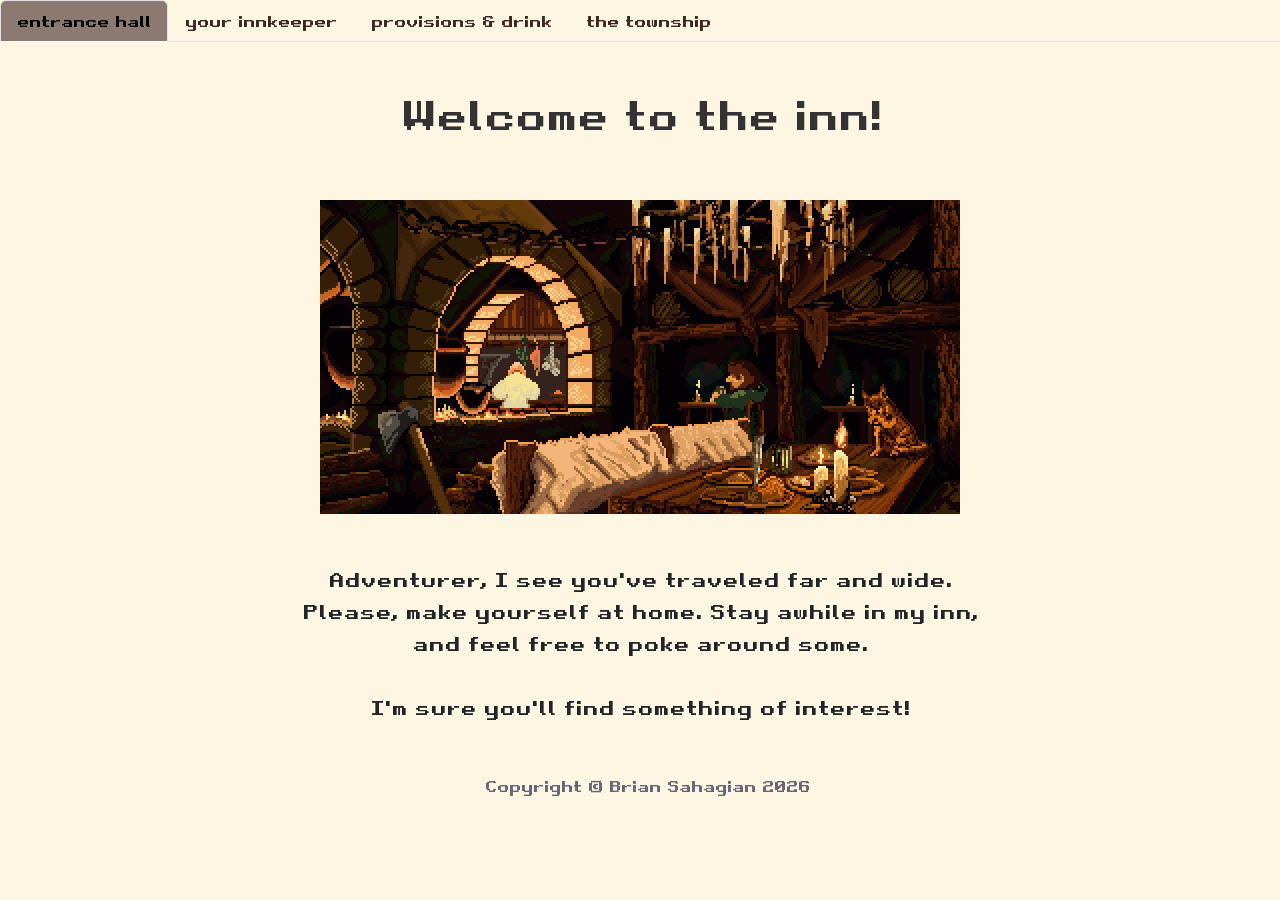
<file: index.html>
<!DOCTYPE html>

<html lang="en">
    <head>
        <link href="https://cdn.jsdelivr.net/npm/bootstrap@5.3.8/dist/css/bootstrap.min.css" rel="stylesheet" integrity="sha384-sRIl4kxILFvY47J16cr9ZwB07vP4J8+LH7qKQnuqkuIAvNWLzeN8tE5YBujZqJLB" crossorigin="anonymous">
        <script src="https://cdn.jsdelivr.net/npm/bootstrap@5.3.8/dist/js/bootstrap.bundle.min.js" integrity="sha384-FKyoEForCGlyvwx9Hj09JcYn3nv7wiPVlz7YYwJrWVcXK/BmnVDxM+D2scQbITxI" crossorigin="anonymous"></script>
        <link href="styles.css" rel="stylesheet">
        <meta name="viewport" content="width=device-width, initial-scale=1.0">
        <title>the inn</title>

    </head>

    <body>

      <nav>
        <ul class="nav nav-tabs">
          <li class="nav-item">
            <a class="nav-link active" aria-current="page" href="index.html">entrance hall</a>
          </li>
          <li class="nav-item">
            <a class="nav-link" href="innkeeper.html">your innkeeper</a>
          </li>
          <li class="nav-item">
            <a class="nav-link" href="provisions.html">provisions & drink</a>
          </li>
          <li class="nav-item">
            <a class="nav-link" href="township.html">the township</a>
          </li>
        </ul>
      </nav>

      <main>
        <h1>Welcome to the inn!</h1>

        <div>
          <img id="entrancehall" src="assets/entrancehall.gif" alt="Cozy medieval tavern">
        </div>

        <p>Adventurer, I see you've traveled far and wide. Please, make yourself at home.
          Stay awhile in my inn, and feel free to poke around some.
          <br> <br> I'm sure you'll find something of interest!
        </p>

      </main>

      <footer>Copyright &#169 Brian Sahagian 2026</footer>

    </body>
</html>
</file>
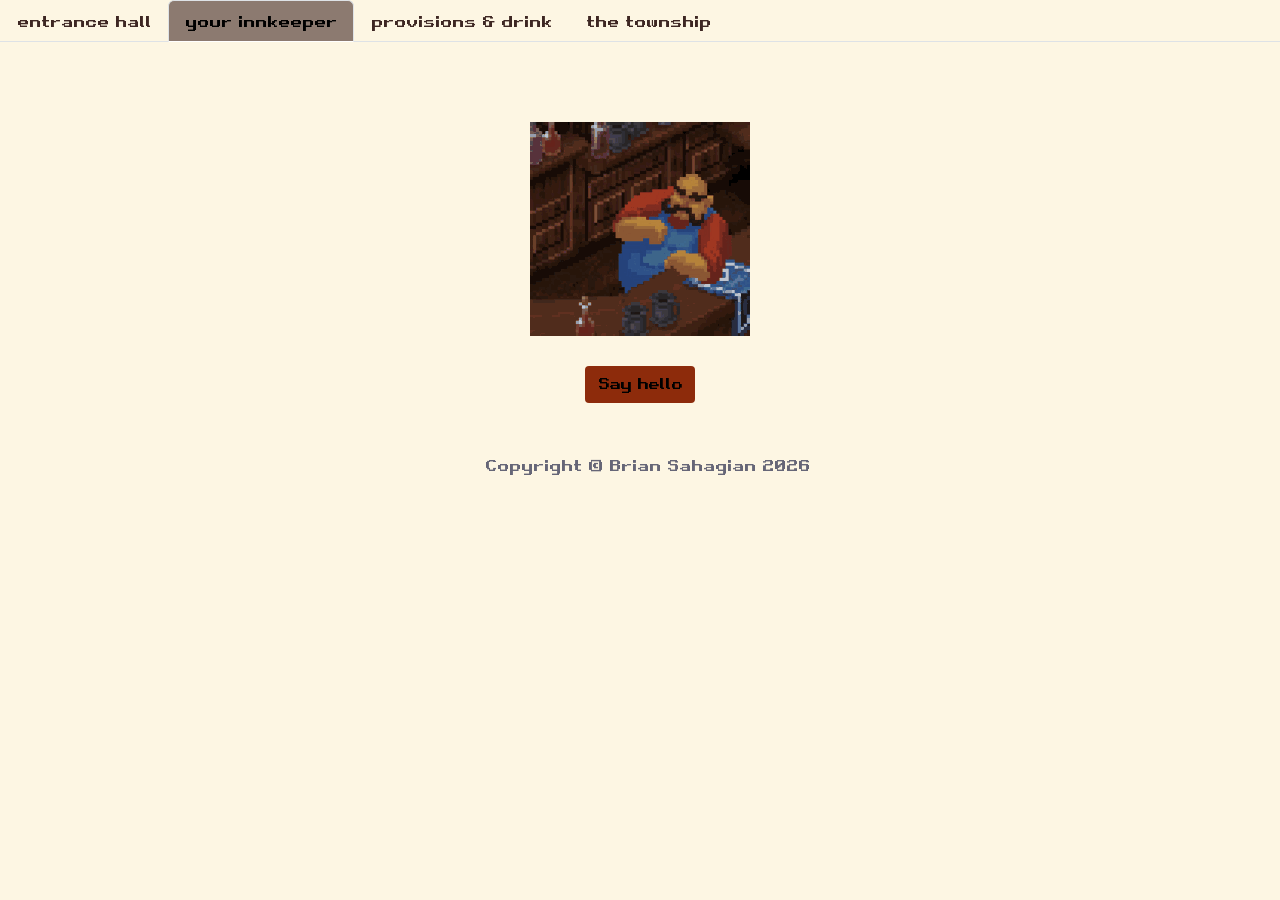
<file: innkeeper.html>
<!DOCTYPE html>

<html lang="en">
    <head>
        <link href="https://cdn.jsdelivr.net/npm/bootstrap@5.3.8/dist/css/bootstrap.min.css" rel="stylesheet" integrity="sha384-sRIl4kxILFvY47J16cr9ZwB07vP4J8+LH7qKQnuqkuIAvNWLzeN8tE5YBujZqJLB" crossorigin="anonymous">
        <script src="https://cdn.jsdelivr.net/npm/bootstrap@5.3.8/dist/js/bootstrap.bundle.min.js" integrity="sha384-FKyoEForCGlyvwx9Hj09JcYn3nv7wiPVlz7YYwJrWVcXK/BmnVDxM+D2scQbITxI" crossorigin="anonymous"></script>
        <link href="styles.css" rel="stylesheet">
        <meta name="viewport" content="width=device-width, initial-scale=1">
        <title>the inn</title>
        <script>
            document.addEventListener('DOMContentLoaded', function() {
              document.querySelector('#hello').addEventListener('click', function() {
                  document.querySelector('#helloresponse').innerHTML = "Well good day to you. If you don't already know, my name's Brian.\
                    I run this place. And before me, my pop did. And before him, my pop's pop did. And before him.. well, you get the point.\
                    I guess somebody's ought to do it!\n\n Welcome in. I didn't actually catch your name?";

                  document.querySelector('#name-container').style.display = 'block';
              }
            );

              document.querySelector('#submitName').addEventListener('click', function() {
                let name = document.querySelector('#travelerName').value;
                document.querySelector('#nameresponse').innerHTML = ("Nice to meet you " + name + ". I hope you're comfortable. Stay as long as you'd like, and if you need anything just say the word!");
              }
            );
            }
          );
        </script>

    </head>
    <body>
        <ul class="nav nav-tabs">
            <li class="nav-item">
                <a class="nav-link" href="index.html">entrance hall</a>
            </li>
            <li class="nav-item">
                <a class="nav-link active" aria-current="page" href="innkeeper.html">your innkeeper</a>
            </li>
            <li class="nav-item">
                <a class="nav-link" href="provisions.html">provisions & drink</a>
            </li>
            <li class="nav-item">
                <a class="nav-link" href="township.html">the township</a>
            </li>
        </ul>

        <main>

          <div>
            <img id="innkeeper" src="assets/innkeeper.gif" alt="The innkeeper at work">
          </div>

          <div class="section">
          <!-- Button saying hello-->
            <button id="hello">Say hello</button>

            <!-- Dynamic popup response, prompt for name-->
            <p id="helloresponse"></p>

          </div>

          <div id="name-container" style="display:none; margin-top: 20px;">
            <!-- Input for entering name-->
            <label for="travelerName">Name:</label>
            <input type="text" id="travelerName" placeholder="Enter your name">
            <button id="submitName">Introduce Myself</button>
            <!-- Dynamic popup response, write about myself more-->
            <p id="nameresponse"></p>
          </div>

        </main>

    </body>
    <footer>Copyright &#169 Brian Sahagian 2026</footer>
</html>
</file>
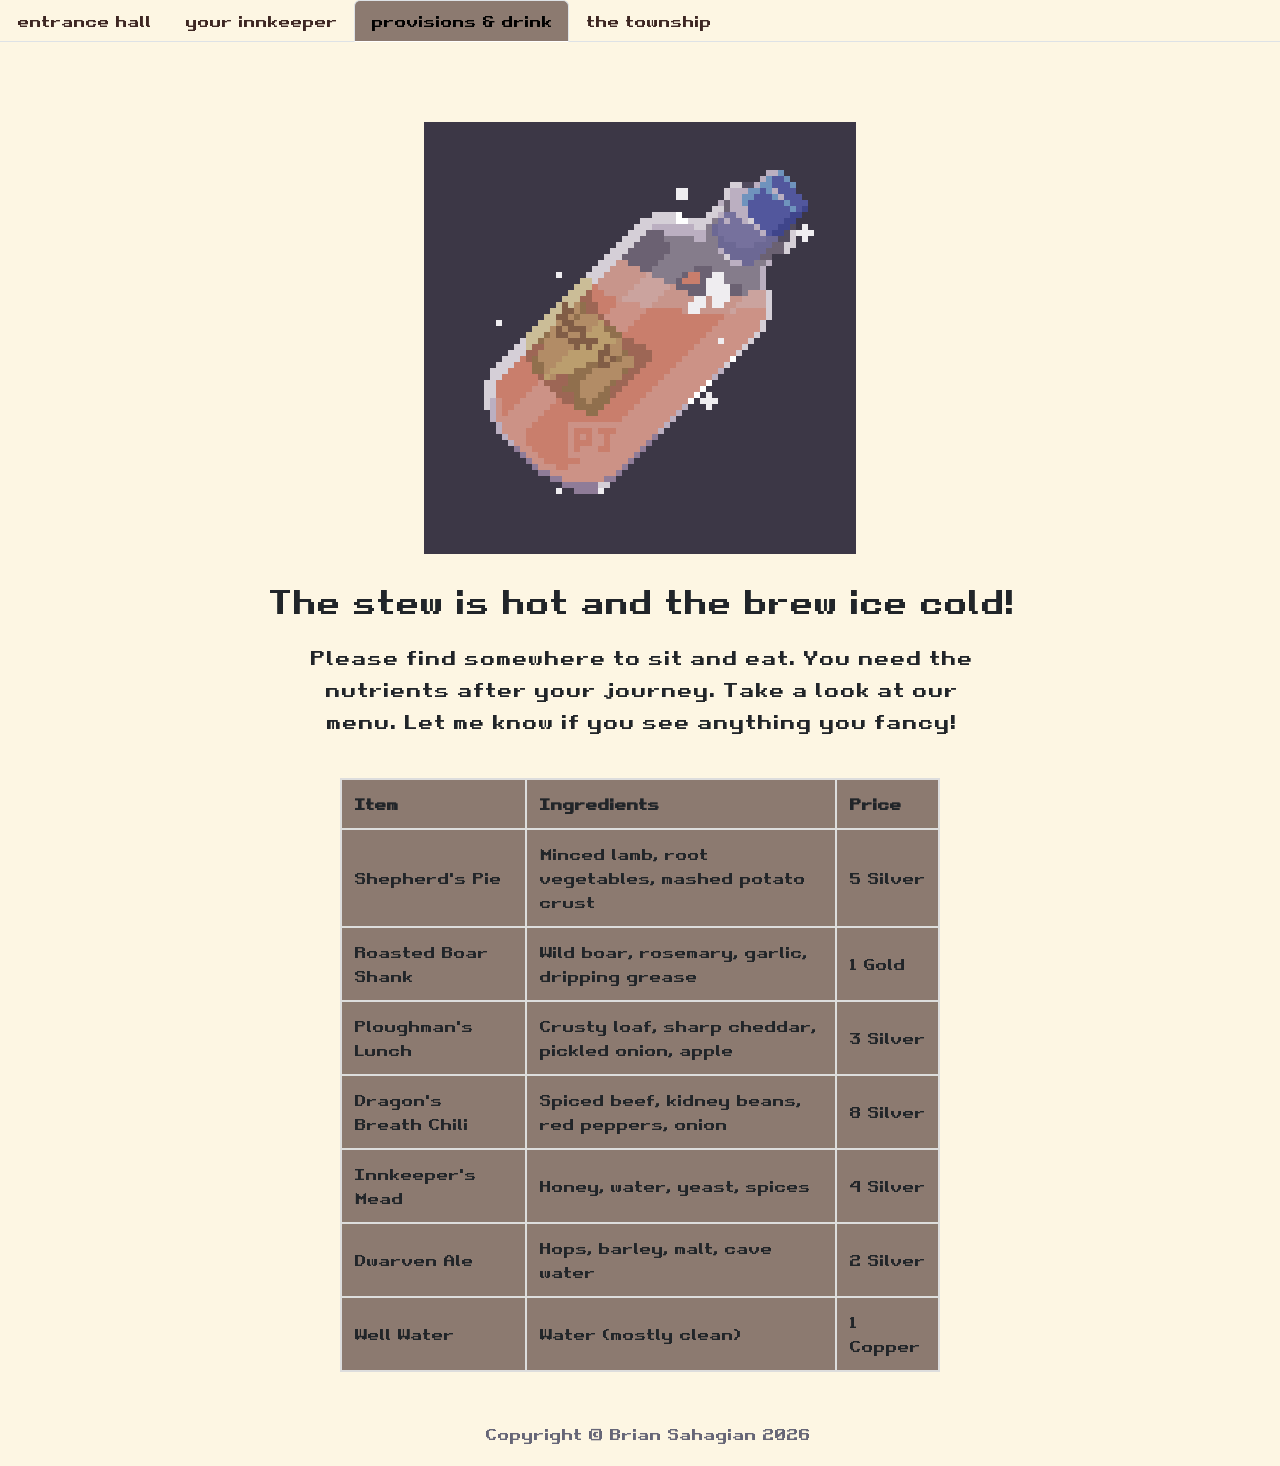
<file: provisions.html>
<!DOCTYPE html>

<html lang="en">
    <head>
        <link href="https://cdn.jsdelivr.net/npm/bootstrap@5.3.8/dist/css/bootstrap.min.css" rel="stylesheet" integrity="sha384-sRIl4kxILFvY47J16cr9ZwB07vP4J8+LH7qKQnuqkuIAvNWLzeN8tE5YBujZqJLB" crossorigin="anonymous">
        <script src="https://cdn.jsdelivr.net/npm/bootstrap@5.3.8/dist/js/bootstrap.bundle.min.js" integrity="sha384-FKyoEForCGlyvwx9Hj09JcYn3nv7wiPVlz7YYwJrWVcXK/BmnVDxM+D2scQbITxI" crossorigin="anonymous"></script>
        <link href="styles.css" rel="stylesheet">
        <meta name="viewport" content="width=device-width, initial-scale=1">
        <title>the inn</title>
    </head>
    <body>
        <ul class="nav nav-tabs">
          <li class="nav-item">
            <a class="nav-link" href="index.html">entrance hall</a>
          </li>
          <li class="nav-item">
            <a class="nav-link" href="innkeeper.html">your innkeeper</a>
          </li>
          <li class="nav-item">
            <a class="nav-link active" aria-current="page" href="provisions.html">provisions & drink</a>
          </li>
          <li class="nav-item">
            <a class="nav-link" href="township.html">the township</a>
          </li>
        </ul>

        <main>

          <div>
            <img id="bottle" src="assets/bottle.gif" alt="A glowing bottle of mead">
          </div>

         <div>
            <h2>The stew is hot and the brew ice cold!</h2>
         </div>

         <p>Please find somewhere to sit and eat. You need the nutrients after your journey.
            Take a look at our menu. Let me know if you see anything you fancy!
         </p>

         <div class="section">
            <table>
                <tr>
                  <th>Item</th>
                  <th>Ingredients</th>
                  <th>Price</th>
                </tr>
                  <tr>
                    <td>Shepherd's Pie</td>
                    <td>Minced lamb, root vegetables, mashed potato crust</td>
                    <td>5 Silver</td>
                  </tr>
                  <tr>
                    <td>Roasted Boar Shank</td>
                    <td>Wild boar, rosemary, garlic, dripping grease</td>
                    <td>1 Gold</td>
                  </tr>
                  <tr>
                    <td>Ploughman's Lunch</td>
                    <td>Crusty loaf, sharp cheddar, pickled onion, apple</td>
                    <td>3 Silver</td>
                  </tr>
                  <tr>
                    <td>Dragon's Breath Chili</td>
                    <td>Spiced beef, kidney beans, red peppers, onion</td>
                    <td>8 Silver</td>
                  </tr>

                  <tr>
                    <td>Innkeeper's Mead</td>
                    <td>Honey, water, yeast, spices</td>
                    <td>4 Silver</td>
                  </tr>
                  <tr>
                    <td>Dwarven Ale</td>
                    <td>Hops, barley, malt, cave water</td>
                    <td>2 Silver</td>
                  </tr>
                  <tr>
                    <td>Well Water</td>
                    <td>Water (mostly clean)</td>
                    <td>1 Copper</td>
                  </tr>
              </table>
          </div>


        </main>

    </body>
    <footer>Copyright &#169 Brian Sahagian 2026</footer>
</html>
</file>
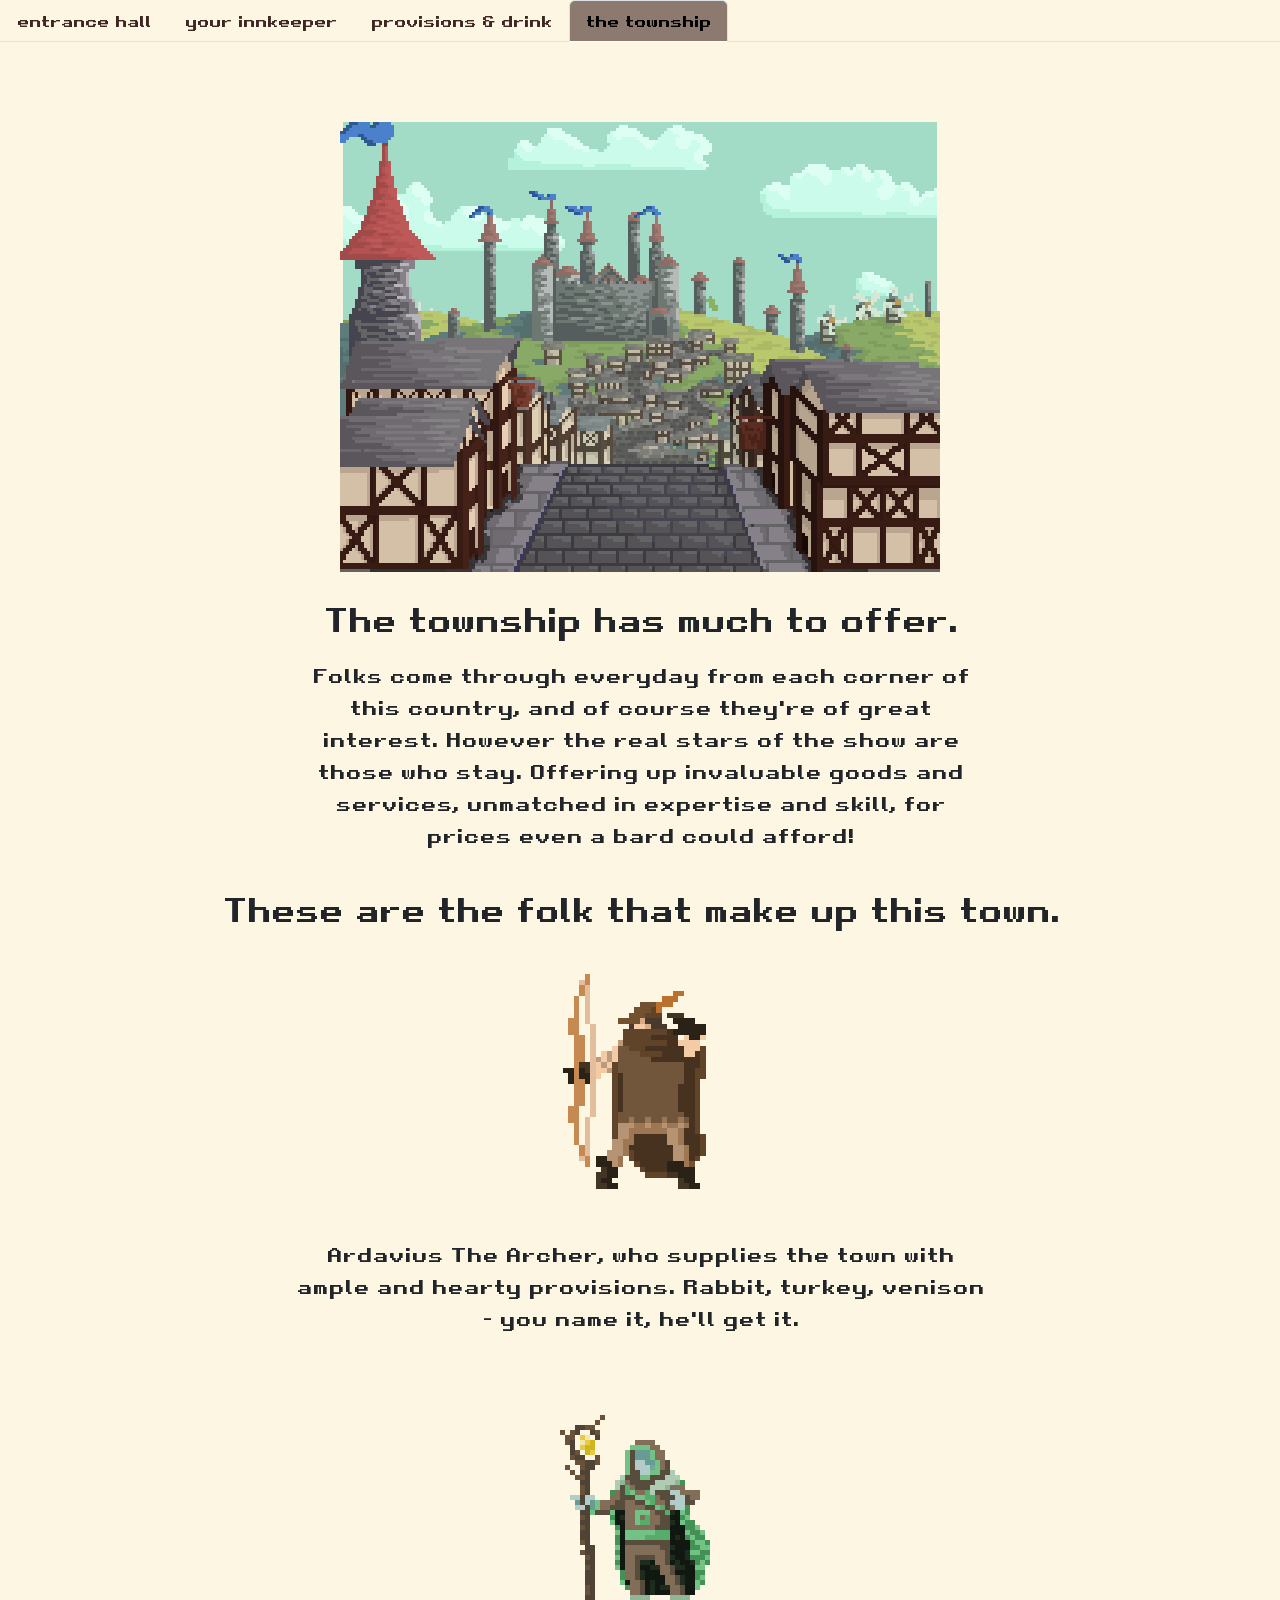
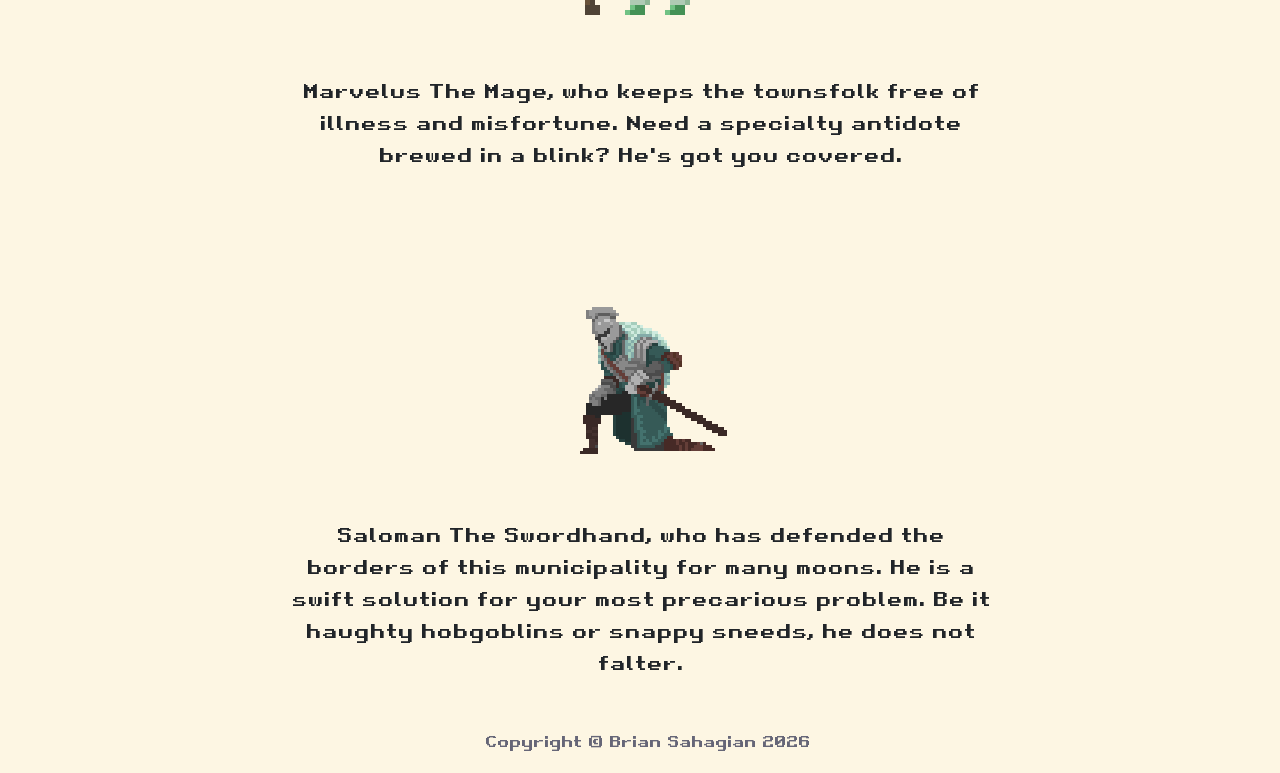
<file: township.html>
<!DOCTYPE html>

<html lang="en">
    <head>
        <link href="https://cdn.jsdelivr.net/npm/bootstrap@5.3.8/dist/css/bootstrap.min.css" rel="stylesheet" integrity="sha384-sRIl4kxILFvY47J16cr9ZwB07vP4J8+LH7qKQnuqkuIAvNWLzeN8tE5YBujZqJLB" crossorigin="anonymous">
        <script src="https://cdn.jsdelivr.net/npm/bootstrap@5.3.8/dist/js/bootstrap.bundle.min.js" integrity="sha384-FKyoEForCGlyvwx9Hj09JcYn3nv7wiPVlz7YYwJrWVcXK/BmnVDxM+D2scQbITxI" crossorigin="anonymous"></script>
        <link href="styles.css" rel="stylesheet">
        <meta name="viewport" content="width=device-width, initial-scale=1">
        <title>the inn</title>
    </head>
    <body>
        <ul class="nav nav-tabs">
          <li class="nav-item">
            <a class="nav-link" href="index.html">entrance hall</a>
          </li>
          <li class="nav-item">
            <a class="nav-link" href="innkeeper.html">your innkeeper</a>
          </li>
          <li class="nav-item">
            <a class="nav-link" href="provisions.html">provisions & drink</a>
          </li>
          <li class="nav-item">
            <a class="nav-link active" aria-current="page" href="township.html">the township</a>
          </li>
        </ul>

        <main>

          <div>
            <img id="bottle" src="assets/village.gif" alt="A rustic old village">
          </div>

         <div>
            <h2>The township has much to offer.</h2>
         </div>

         <p>Folks come through everyday from each corner of this country, and of course they're of great interest. However
          the real stars of the show are those who stay. Offering up invaluable goods and services, unmatched in expertise
          and skill, for prices even a bard could afford!
         </p>

         <h2>These are the folk that make up this town.</h2>

          <div>
            <img id="bottle" src="assets/archer.gif" alt="A dead-eye archer">
          </div>

          <p>Ardavius The Archer, who supplies the town with ample and hearty provisions. Rabbit, turkey, venison - you name it, he'll get it.
         </p>

          <div>
            <img id="bottle" src="assets/mage.gif" alt="A clever mage">
          </div>

          <p>Marvelus The Mage, who keeps the townsfolk free of illness and misfortune. Need a specialty antidote brewed in a blink? He's got you covered.
         </p>

          <div>
            <img id="bottle" src="assets/knight.gif" alt="A brave knight.">
          </div>

          <p>Saloman The Swordhand, who has defended the borders of this municipality for many moons. He is a swift solution for your most precarious problem. Be it haughty hobgoblins or snappy sneeds, he does not falter.
         </p>

        </main>

    </body>
    <footer>Copyright &#169 Brian Sahagian 2026</footer>
</html>
</file>
<file: styles.css>
/* Importing retro gaming font */

@font-face {
  font-family: 'retro-gaming';
  src: url('fonts/Retro Gaming.ttf') format('truetype');
  font-weight: normal;
  font-style: normal;

}

* {
  box-sizing: border-box;
}

body {
  font-family: 'retro-gaming', sans-serif; /* Fallback to a generic family if the custom font fails to load */
  background-color: #FDF6E3;
  text-align: center;
  margin: 0;
}

main {
  margin-left: auto;
  margin-right: auto;
  margin-top: 50px;
  padding-left: 15px;
  padding-right: 15px;
  max-width: 1200px;
}

.nav-tabs .nav-link {
    color: #3E2723;
}

.nav-tabs .nav-link.active {
    background-color: #8C7A70;
}

h1 {
    margin-bottom: 30px;
    color: #333;
}

img {
  max-width: 100%;
  height: auto;
  padding: 30px;
}


/* Spacing for the section class*/

.section {
    margin-left: auto;
    margin-right: auto;
    max-width: 600px;
    margin-bottom: 40px;
}

p {
  max-width: 700px;
  margin-left: auto;
  margin-right: auto;
  margin-top: 20px;
  font-size: 20px;
  margin-bottom: 40px;
  line-height: 1.6;
}

button, input[type="submit"] {
    color: #000;
    background-color: #8D2B0B;
    border: 1px solid transparent;
    border-radius: 0.25rem;
    font-size: 0.95rem;
    font-weight: 400;
    line-height: 1.5;
    padding: 0.375rem 0.75rem;
    text-align: center;
    transition: color 0.15s ease-in-out, background-color 0.15s ease-in-out, border-color 0.15s ease-in-out, box-shadow 0.15s ease-in-out;
    vertical-align: middle;
}

table {
  border-collapse: collapse;
  background-color: #8C7A70;
  margin-left: auto;
  margin-right: auto;
}

td, th {
  border: 2px solid #dddddd;
  text-align: left;
  padding: 12px;
}


footer {
  margin-top: 50px;
  padding-bottom: 20px;
  color: #667;
  padding-left: 15px;
}

@media screen and (max-width: 768px) {

  main {
    margin-top: 20px;
    padding-left: 10px;
    padding-right: 10px;
  }

  #innkeeper {
    width: 80%;
    margin-bottom: 20px;
  }

  img {
    padding: 10px;
  }

  p {
    font-size: 16px;
    width: 100%;
    max-width: 100%;
  }

  .section {
    width: 100%;
    overflow-x: auto;
  }
}
</file>
